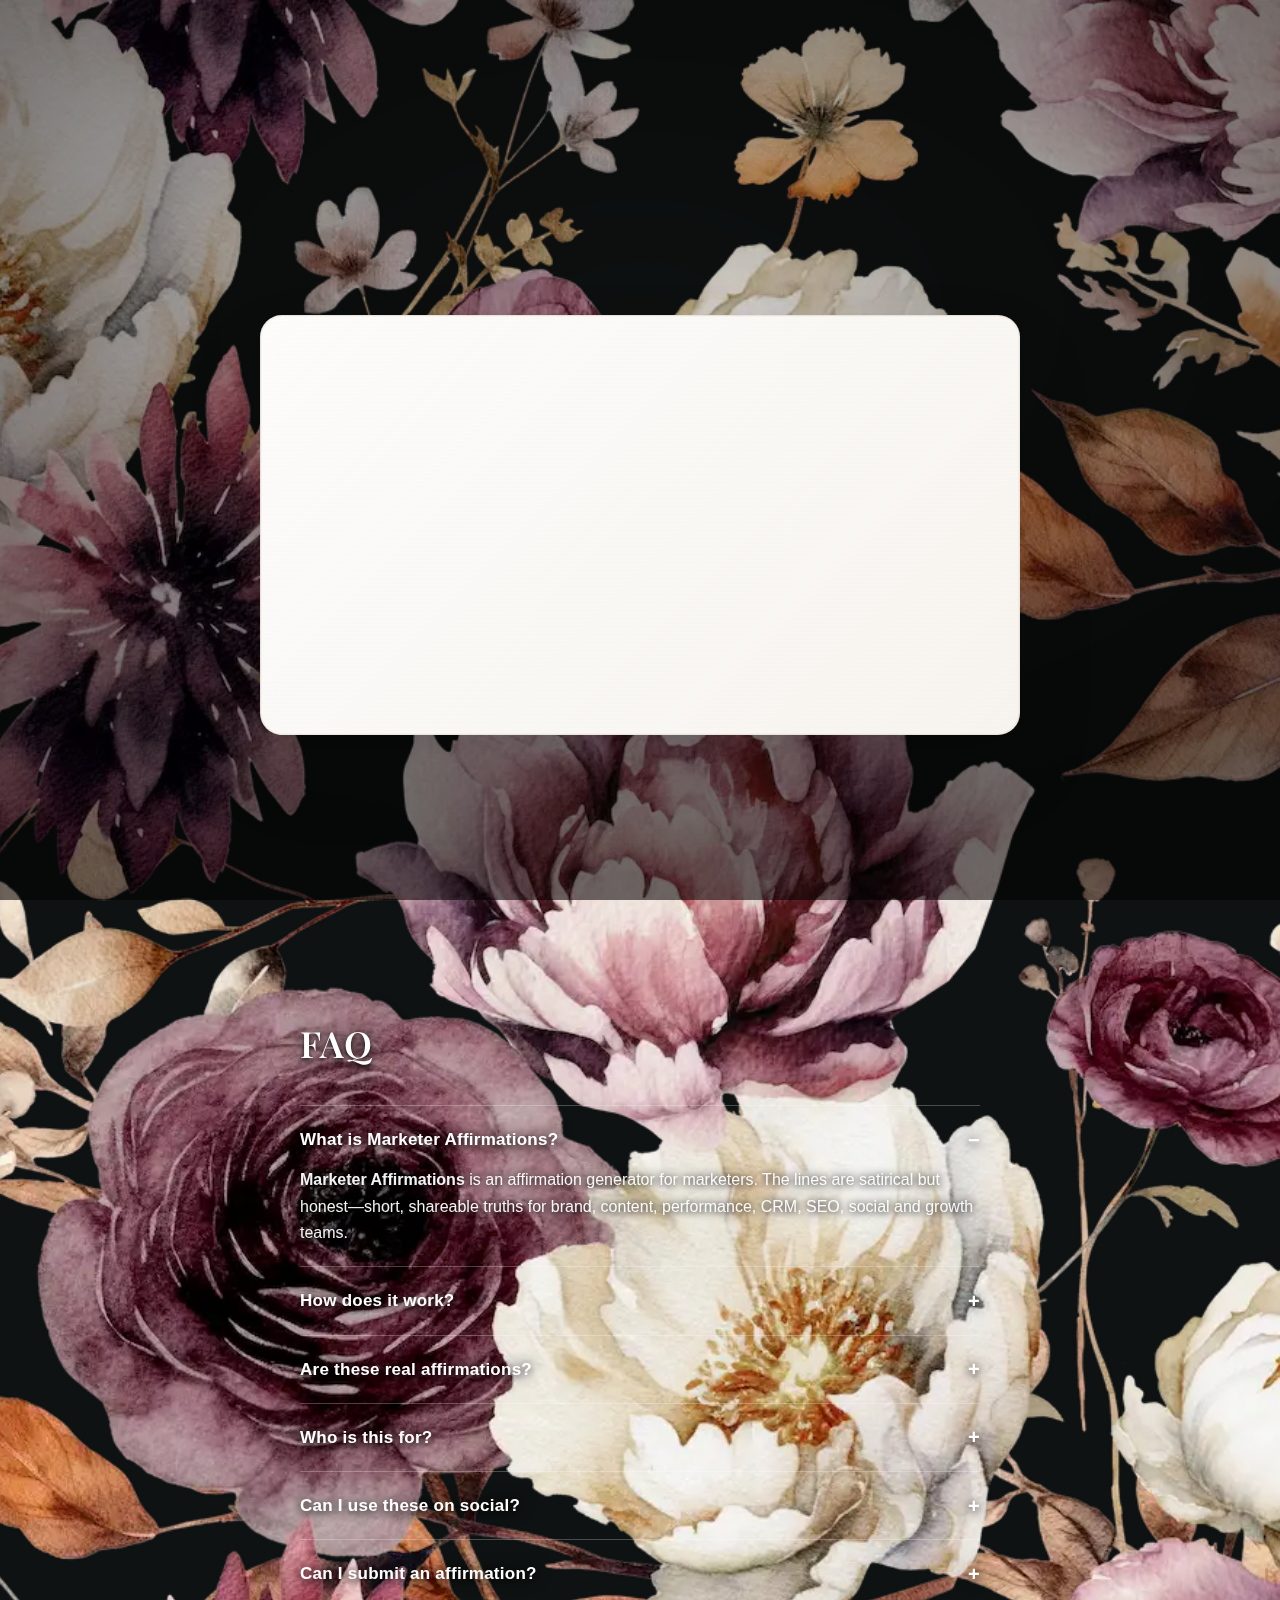
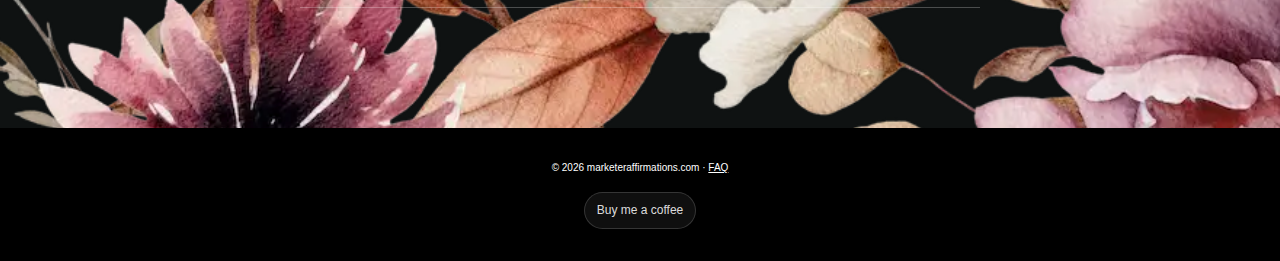
<file: index.html>
<!doctype html>
<html lang="en">
<head>
  <meta charset="utf-8">
  <title>Marketer Affirmations – Visual Test</title>
  <meta name="viewport" content="width=device-width, initial-scale=1">
  <meta name="description" content="Satirical affirmations for marketers. Elegant visuals, dry quotes.">
  <meta property="og:type" content="website">
  <meta property="og:title" content="Marketer Affirmations">
  <meta property="og:description" content="Satirical affirmations for marketers. Elegant visuals, dry quotes.">
  <meta property="og:image" content="/public/graphics/bg-main.png">
  <meta name="twitter:card" content="summary_large_image">
  <meta name="twitter:title" content="Marketer Affirmations">
  <meta name="twitter:description" content="Satirical affirmations for marketers. Elegant visuals, dry quotes.">
  <meta name="twitter:image" content="/public/graphics/bg-main.png">

  <link rel="preconnect" href="https://fonts.googleapis.com">
  <link rel="preconnect" href="https://fonts.gstatic.com" crossorigin>
  <link href="https://fonts.googleapis.com/css2?family=Playfair+Display:ital,wght@0,500;0,600;0,700;1,500&family=Cormorant:wght@300;400;500;600&family=Inter:wght@400;500;600&display=swap" rel="stylesheet">

  <link rel="icon" href="/public/graphics/stamp-ma.png">
  <link rel="stylesheet" href="styles.css">
</head>
<body data-theme="A">
  <div class="container">
    <header class="header">
      <h1 class="title">Marketer <em>Affirmations</em></h1>
      <p class="sub">Unvarnished truths, elegantly phrased as affirmations.</p>
      <div class="controls">
        <label for="area" class="area-label">Marketing area:</label>
        <select id="area" aria-label="Select marketing area"></select>
        <button id="new">Inspire me</button>
      </div>
    </header>

    <section class="stage">
      <article class="card" aria-live="polite">
        <i class="stamp hidden" id="stamp" aria-hidden="true"></i>
        <div class="quote-wrap">
          <div class="kicker" id="kicker">A Strategically Aligned Statement</div>
          <div id="quote" class="quote">Loading…</div>
        </div>
        <div class="actions">
          <button id="share" aria-label="Share image">Share</button>
          <button id="copy" aria-label="Copy caption">Copy</button>
        </div>
      </article>
    </section>

    <section id="faq" class="faq">
      <h2>FAQ</h2>

      <details open>
        <summary>What is Marketer Affirmations?</summary>
        <div>
          <p><strong>Marketer Affirmations</strong> is an affirmation generator for marketers. The lines are satirical but honest—short, shareable truths for brand, content, performance, CRM, SEO, social and growth teams.</p>
        </div>
      </details>

      <details>
        <summary>How does it work?</summary>
        <div>
          <ul>
            <li>Select a marketing area or stay on <em>General</em>.</li>
            <li>Click <em>Inspire me</em> for a new affirmation.</li>
            <li>Share, copy, or download a 1080×1080 image.</li>
          </ul>
        </div>
      </details>

      <details>
        <summary>Are these real affirmations?</summary>
        <div><p>They're real in spirit: unvarnished truths phrased like affirmations—elegant, dry, and uncomfortably accurate.</p></div>
      </details>

      <details>
        <summary>Who is this for?</summary>
        <div><p>In‑house marketers and agency folk across brand, content, performance, CRM, SEO, social, product, and growth.</p></div>
      </details>

      <details>
        <summary>Can I use these on social?</summary>
        <div><p>Yes. Please keep the site credit visible.</p></div>
      </details>

      <details>
        <summary>Can I submit an affirmation?</summary>
        <div><p>Yes—send one with its area tag. The good ones make it in.</p></div>
      </details>
    </section>
  </div>

  <footer class="site-foot" role="contentinfo">
    <div class="foot-inner">
      <small class="foot-copy">© <span id="foot-year"></span> marketeraffirmations.com · <a href="#faq" class="foot-link--text">FAQ</a></small>
      <nav class="foot-nav" aria-label="Utility">
        <a class="foot-link" href="https://www.buymeacoffee.com/marketeraffirmations" target="_blank" rel="noopener">Buy me a coffee</a>
      </nav>
    </div>
  </footer>

  <!-- Hidden export canvas -->
  <canvas id="exportCanvas" width="1080" height="1080" class="hidden"></canvas>

  <script type="application/ld+json">
  {
    "@context":"https://schema.org",
    "@type":"FAQPage",
    "mainEntity":[
      {"@type":"Question","name":"What is Marketer Affirmations?","acceptedAnswer":{"@type":"Answer","text":"Marketer Affirmations is an affirmation generator for marketers. The lines are satirical but honest—short, shareable truths for brand, content, performance, CRM, SEO, social and growth teams."}},
      {"@type":"Question","name":"How does it work?","acceptedAnswer":{"@type":"Answer","text":"Select a marketing area, click Inspire me, then share, copy, or download a 1080×1080 image. No account required."}},
      {"@type":"Question","name":"Are these real affirmations?","acceptedAnswer":{"@type":"Answer","text":"They are real in spirit: unvarnished truths phrased like affirmations—elegant, dry, and accurate."}},
      {"@type":"Question","name":"Who is this for?","acceptedAnswer":{"@type":"Answer","text":"In‑house marketers and agency folk across brand, content, performance, CRM, SEO, social, product, and growth."}},
      {"@type":"Question","name":"Can I use these on social?","acceptedAnswer":{"@type":"Answer","text":"Yes. Please keep the site credit visible."}},
      {"@type":"Question","name":"Can I submit an affirmation?","acceptedAnswer":{"@type":"Answer","text":"Yes—send one with its area tag."}}
    ]
  }
  </script>

  <script src="app.js"></script>
  <script>(() => { const y=document.getElementById('foot-year'); if(y) y.textContent=new Date().getFullYear(); })();</script>
</body>
</html>
</file>
<file: styles.css>
/* ====== Awwwards-Level Design System ====== */

/* Base Reset */
*, *::before, *::after {
  box-sizing: border-box;
  margin: 0;
  padding: 0;
}

html {
  -webkit-font-smoothing: antialiased;
  -moz-osx-font-smoothing: grayscale;
  text-rendering: optimizeLegibility;
  overflow-x: hidden;
}

/* Hero background */
body {
  min-height: 100vh;
  font-family: -apple-system, BlinkMacSystemFont, "Segoe UI", Roboto, "Helvetica Neue", Arial, sans-serif;
  background-color: #0f1212;
  background-image: url("/public/graphics/bg-1280.webp");
  background-size: cover;
  background-position: center;
  background-repeat: no-repeat;
  color: #1a1a1a;
  line-height: 1.6;
}

/* small screens - use 1280px for retina mobile displays */
@media (max-width: 899px) {
  body {
    background-image: url("/public/graphics/bg-1280.webp");
  }
}

/* large screens */
@media (min-width: 1400px) {
  body {
    background-image: url("/public/graphics/bg-1920.webp");
  }
}

/* ====== Design Tokens ====== */
:root {
  /* Theme A: Deep Forest Ornate */
  --forest-primary: #1a3a2e;
  --forest-secondary: #2d5a4a;
  --forest-accent: #d4af37;
  --forest-light: #f8f6f3;
  --forest-text: #1a1a1a;
  
  /* Theme B: Editorial Blush */
  --blush-primary: #d4a5a5;
  --blush-secondary: #9d7b7b;
  --blush-accent: #b8936f;
  --blush-light: #faf8f6;
  --blush-dark: #4a3f3f;
  
  /* Theme C: Cool Slate Glass */
  --slate-primary: #2c3e50;
  --slate-secondary: #4a5f7a;
  --slate-accent: #7f9eb5;
  --slate-glass: rgba(255, 255, 255, 0.1);
  --slate-text: #1a1a1a;
  
  /* Affirm Button - Glass */
  --affirm-glass-bg: rgba(201, 139, 95, 0.04);
  --affirm-glass-border: rgba(255, 255, 255, 0.25);
  --affirm-glass-highlight: rgba(255, 255, 255, 0.08);
  --affirm-glass-gold-inner: rgba(212, 175, 55, 0.35);
  --affirm-text: rgba(255, 255, 255, 0.95);
  --affirm-shadow: 0 3px 8px rgba(0, 0, 0, 0.15);
  --affirm-focus-gold: rgba(181, 145, 74, 0.6);
  --affirm-focus-inner: rgba(255, 255, 255, 0.5);
  
  /* Typography Scale */
  --font-display: "Playfair Display", "Cormorant Garamond", Georgia, serif;
  --font-body: -apple-system, BlinkMacSystemFont, "Segoe UI", Roboto, sans-serif;
  
  /* Spacing Scale */
  --space-xs: 8px;
  --space-sm: 16px;
  --space-md: 24px;
  --space-lg: 48px;
  --space-xl: 72px;
  --space-2xl: 120px;
  
  /* Effects */
  --shadow-sm: 0 2px 8px rgba(0, 0, 0, 0.04), 0 1px 2px rgba(0, 0, 0, 0.06);
  --shadow-md: 0 8px 24px rgba(0, 0, 0, 0.08), 0 2px 6px rgba(0, 0, 0, 0.04);
  --shadow-lg: 0 20px 60px rgba(0, 0, 0, 0.12), 0 4px 12px rgba(0, 0, 0, 0.08);
  --shadow-xl: 0 40px 100px rgba(0, 0, 0, 0.16), 0 8px 20px rgba(0, 0, 0, 0.1);
}

/* ====== Layout Structure ====== */
.container {
  max-width: 1400px;
  margin: 0 auto;
  padding: 72px var(--space-md) var(--space-md);
  min-height: 100vh;
  display: flex;
  flex-direction: column;
  position: relative;
  z-index: 1;
}

/* ====== Header & Hero ====== */
.header {
  text-align: center;
  margin-bottom: 0;
  opacity: 0;
  animation: fadeInHeader 0.8s ease forwards;
}

@keyframes fadeInHeader {
  from { opacity: 0; transform: translateY(-10px); }
  to { opacity: 1; transform: translateY(0); }
}

.title {
  font-family: var(--font-display);
  font-size: clamp(48px, 6.58vw, 90px);
  font-weight: 600;
  letter-spacing: -0.025em;
  line-height: 0.95;
  margin-bottom: 20px;
  color: rgba(255, 255, 255, 0.98);
}

.title em {
  font-style: italic;
  font-weight: 500;
}

.sub {
  font-size: 18px;
  font-weight: 400;
  font-family: var(--font-display);
  font-style: italic;
  color: rgba(255, 255, 255, 0.85);
  letter-spacing: 0.03em;
  line-height: 1.5;
  margin-bottom: 8px;
}

/* ====== Controls ====== */
.controls {
  position: relative;
  display: inline-flex;
  gap: 10px;
  align-items: center;
  justify-content: center;
  margin-bottom: 32px;
  background: transparent !important;
  border: 0 !important;
  box-shadow: none !important;
  opacity: 0;
  animation: fadeInControls 0.6s ease 0.2s forwards;
  z-index: 10;
}

/* Subtle vertical scrim behind controls */
.controls::before {
  content: "";
  position: absolute;
  left: 50%;
  transform: translateX(-50%);
  z-index: 0;
  width: min(56vw, 760px);
  height: 120px;
  border-radius: 80px;
  pointer-events: none;
  background: linear-gradient(
    180deg,
    rgba(0,0,0,.12),
    rgba(0,0,0,.08) 60%,
    rgba(0,0,0,0)
  );
  filter: blur(12px);
}

/* Keep controls above scrim */
.controls > * {
  position: relative;
  z-index: 1;
}

@keyframes fadeInControls {
  from { opacity: 0; transform: translateY(-6px); }
  to { opacity: 1; transform: translateY(0); }
}

.area-label {
  font-size: 14px;
  font-weight: 500;
  color: rgba(255, 255, 255, 0.7);
  letter-spacing: 0.01em;
}








/* ====== Stage & Card ====== */
.stage {
  flex: 1;
  display: flex;
  flex-direction: column;
  align-items: center;
  justify-content: flex-start;
  position: relative;
  margin-top: 52px;
  min-height: 0;
}

.stage .card {
  position: relative;
  z-index: 1;
}

.card {
  position: relative;
  width: clamp(300px, 90vw, 760px);
  max-width: 760px;
  min-height: 420px;
  background: linear-gradient(180deg, #ffffff 0%, #fbf9f6 100%);
  border: 1px solid rgba(0, 0, 0, 0.05);
  border-radius: 22px;
  padding: 40px 48px;
  box-shadow: 0 40px 80px rgba(0, 0, 0, 0.12), 0 10px 25px rgba(0, 0, 0, 0.08);
  display: flex;
  flex-direction: column;
  justify-content: center;
  gap: 0;
  transition: all 0.4s cubic-bezier(0.4, 0, 0.2, 1);
}

.card:hover {
  box-shadow: 0 24px 72px rgba(12, 12, 14, 0.18), 0 4px 12px rgba(12, 12, 14, 0.08);
}

@media (max-width: 640px) {
  .card {
    width: calc(100vw - 32px);
    padding: 28px 24px 32px;
  }
}


.quote-wrap {
  display: flex;
  flex-direction: column;
  align-items: center;
  gap: var(--space-md);
  position: relative;
  z-index: 2;
}

.kicker {
  text-align: center;
  font-size: 12px;
  font-family: var(--font-body);
  letter-spacing: 0.16em;
  text-transform: uppercase;
  color: rgba(0, 0, 0, 0.48);
  margin: 8px 0 14px;
  opacity: 0;
  animation: fadeInChip 0.6s ease 0.3s forwards;
}

@media (max-width: 640px) {
  .dry-caption {
    font-size: 12px;
    margin: 0 0 8px;
  }

  .kicker {
    font-size: 11px;
    margin: 6px 0 10px;
  }
}

@keyframes fadeInChip {
  from { opacity: 0; transform: translateY(-4px); }
  to { opacity: 1; transform: translateY(0); }
}

.quote {
  font-family: var(--font-display);
  font-size: clamp(32px, 4vw, 48px);
  font-weight: 500;
  line-height: 1.22;
  letter-spacing: 0.15px;
  color: #141516;
  text-align: center;
  padding: 0;
  margin-bottom: 56px;
  transition: opacity 0.3s cubic-bezier(0.4, 0, 0.2, 1), transform 0.3s cubic-bezier(0.4, 0, 0.2, 1);
  opacity: 0;
  animation: fadeInQuote 0.8s ease 0.1s forwards;
}

@keyframes fadeInQuote {
  from { opacity: 0; transform: translateY(8px); }
  to { opacity: 1; transform: translateY(0); }
}

/* ====== Actions ====== */
.actions {
  display: flex;
  gap: 14px;
  justify-content: center;
  flex-wrap: wrap;
  padding-top: 40px;
  border-top: 1px solid rgba(185, 139, 46, 0.18);
  margin-top: 0;
  opacity: 0;
  animation: fadeInActions 0.6s ease 0.5s forwards;
  position: relative;
  z-index: 2;
}

@keyframes fadeInActions {
  from { opacity: 0; transform: translateY(4px); }
  to { opacity: 1; transform: translateY(0); }
}

.footer-brand {
  text-align: center;
  margin-top: var(--space-lg);
  font-size: 13px;
  color: rgba(255, 255, 255, 0.4);
  font-weight: 400;
}

/* ====== THEME A: Deep Forest Ornate ====== */
body[data-theme="A"] {
  position: relative;
}

body[data-theme="A"]::after {
  content: "";
  position: fixed;
  top: 0;
  left: 0;
  right: 0;
  bottom: 0;
  background: radial-gradient(
    ellipse 70% 60% at 50% 35%,
    rgba(20, 13, 14, 0.12) 0%,
    rgba(20, 13, 14, 0.35) 45%,
    rgba(20, 13, 14, 0.6) 100%
  );
  pointer-events: none;
  z-index: 0;
  mix-blend-mode: multiply;
}

body[data-theme="A"] .card {
  background: 
    linear-gradient(135deg, #fdfcfb 0%, #f7f4ef 100%);
  border: 1px solid rgba(0, 0, 0, 0.08);
  box-shadow: 
    0 40px 80px rgba(0, 0, 0, 0.12),
    0 10px 25px rgba(0, 0, 0, 0.08),
    inset 0 0 0 1px rgba(212, 175, 55, 0.08);
  position: relative;
  overflow: visible;
  animation: cardEnter 0.6s cubic-bezier(0.4, 0, 0.2, 1);
}


@keyframes cardEnter {
  from { 
    opacity: 0;
    transform: translateY(20px) scale(0.98);
  }
  to { 
    opacity: 1;
    transform: translateY(0) scale(1);
  }
}

body[data-theme="A"] .card::before {
  content: "";
  position: absolute;
  inset: 0;
  background: 
    repeating-linear-gradient(
      0deg,
      transparent,
      transparent 2px,
      rgba(0, 0, 0, 0.01) 2px,
      rgba(0, 0, 0, 0.01) 4px
    );
  opacity: 0.3;
  z-index: 0;
  pointer-events: none;
}


body[data-theme="A"] .brand-chip {
  color: rgba(0, 0, 0, 0.3);
}

body[data-theme="A"] .quote {
  color: #1a3a2e;
  text-shadow: 0 1px 2px rgba(0, 0, 0, 0.04);
}

body[data-theme="A"] select:not(.liquid-select) {
  border-color: rgba(255, 255, 255, 0.2);
  background: rgba(255, 255, 255, 0.12);
  color: rgba(255, 255, 255, 0.9);
  backdrop-filter: blur(10px);
}

body[data-theme="A"] select:not(.liquid-select):hover {
  border-color: rgba(255, 255, 255, 0.3);
  background: rgba(255, 255, 255, 0.18);
}




/* ====== Utilities ====== */
.hidden {
  display: none !important;
}

/* ====== Reduced Motion ====== */
@media (prefers-reduced-motion: reduce) {
  
  *, *::before, *::after {
    animation-duration: 0.01ms !important;
    animation-iteration-count: 1 !important;
  }
  
  .header,
  .controls,
  .card,
  .brand-chip,
  .quote,
  .actions {
    animation: none !important;
    opacity: 1 !important;
  }
  
  button:hover,
  select:hover {
    transform: none !important;
  }
  
  .card:hover {
    box-shadow: 
      0 80px 160px rgba(0, 0, 0, 0.3),
      0 30px 60px rgba(0, 0, 0, 0.2),
      0 0 0 1px rgba(212, 175, 55, 0.08),
      inset 0 1px 0 rgba(255, 255, 255, 0.8) !important;
  }
}

/* ====== Responsive ====== */
@media (max-width: 768px) {
  :root {
    --space-xl: 48px;
    --space-2xl: 72px;
  }
  
  .container {
    padding: var(--space-lg) var(--space-sm);
  }
  
  .card {
    padding: var(--space-lg) var(--space-md) var(--space-md);
    min-height: 400px;
  }
  
  .quote {
    font-size: clamp(24px, 6vw, 36px);
  }
  
  .kicker {
    display: none;
  }
  
}

/* ====== FAQ Section ====== */
.faq {
  max-width: 720px;
  margin: 0 auto 96px;
  padding: 280px 20px 0;
  position: relative;
  width: 100%;
  overflow: hidden;
}


.faq h2 {
  font-family: var(--font-display);
  font-size: 36px;
  font-weight: 600;
  margin: 0 0 32px;
  color: #ffffff;
  text-shadow: 
    0 0 20px rgba(0, 0, 0, 0.9),
    0 0 40px rgba(0, 0, 0, 0.6),
    0 2px 4px rgba(0, 0, 0, 0.8);
  letter-spacing: 0.02em;
}

.faq details {
  border-top: 1px solid rgba(255, 255, 255, 0.25);
  padding: 20px 0;
  color: #ffffff;
}

.faq details:last-of-type {
  border-bottom: 1px solid rgba(255, 255, 255, 0.25);
}

.faq summary {
  cursor: pointer;
  font-weight: 700;
  font-size: 17px;
  list-style: none;
  text-shadow: 
    0 0 16px rgba(0, 0, 0, 0.9),
    0 2px 8px rgba(0, 0, 0, 0.7);
  display: flex;
  justify-content: space-between;
  align-items: center;
  max-width: 100%;
  overflow-wrap: break-word;
  word-wrap: break-word;
  gap: 16px;
  letter-spacing: 0.015em;
  user-select: none;
  -webkit-user-select: none;
  -moz-user-select: none;
}

.faq summary::after {
  content: '+';
  font-size: 20px;
  line-height: 1;
  flex-shrink: 0;
}

.faq details[open] summary::after {
  content: '−';
}

.faq summary::-webkit-details-marker {
  display: none;
}

.faq details > div {
  margin-top: 14px;
  color: rgba(255, 255, 255, 0.95);
  line-height: 1.65;
  font-size: 16px;
  font-weight: 500;
  text-shadow: 
    0 0 12px rgba(0, 0, 0, 0.85),
    0 1px 6px rgba(0, 0, 0, 0.6);
  max-width: 100%;
  overflow-wrap: break-word;
  word-wrap: break-word;
}

.faq a {
  color: inherit;
  text-decoration: underline;
}

/* ====== Footer ====== */
.site-foot {
  margin: 0;
  padding: 32px 0;
  background: #000000;
  color: rgba(255, 255, 255, 1);
  font-size: 12px;
  position: relative;
  z-index: 1;
}

.foot-inner {
  max-width: 1100px;
  margin: 0 auto;
  padding: 0 20px;
  display: flex;
  flex-direction: column;
  gap: 16px;
  align-items: center;
  justify-content: center;
}

.foot-link--text {
  color: inherit;
  text-decoration: underline;
}

.foot-nav {
  display: flex;
  gap: 16px;
  align-items: center;
}

.foot-link {
  color: rgba(255, 255, 255, 0.86);
  text-decoration: none;
  border: 1px solid rgba(255, 255, 255, 0.16);
  border-radius: 999px;
  padding: 8px 12px;
  background: rgba(255, 255, 255, 0.06);
  box-shadow: 0 2px 10px rgba(0, 0, 0, 0.18);
}

.foot-link:hover {
  background: rgba(255, 255, 255, 0.10);
  transform: translateY(-1px);
}

.foot-link:focus-visible {
  outline: 3px solid rgba(91, 147, 255, 0.35);
  outline-offset: 2px;
}

/* ====== Accessibility - Focus Rings ====== */
a:focus-visible,
summary:focus-visible {
  outline: 3px solid rgba(91, 147, 255, 0.35);
  outline-offset: 2px;
}
  
}

@media (max-width: 480px) {
  .controls {
    width: 100%;
    padding: 10px 12px;
    gap: 10px;
    flex-direction: column;
    align-items: stretch;
  }
  
  .area-label {
    text-align: center;
    font-size: 13px;
  }
  
  .liquid-select {
    width: 100%;
    text-align: center;
    font-size: 13px;
    padding: 12px 16px;
  }
  
  .liquid-button {
    width: 100%;
    font-size: 14px;
    padding: 13px 24px;
    justify-content: center;
  }
  
  .actions button {
    flex: 1 1 calc(50% - 5px);
  }
}

/* ====== White Outline Buttons ====== */

/* UI tokens */
:root {
  --ui-text: #FFFFFFEE;
  --ui-border: rgba(255,255,255,.80);
  --ui-border-hover: rgba(255,255,255,.95);
}

/* Shared white outline ghost style for both buttons */
.liquid-button,
.liquid-select {
  display: inline-flex;
  align-items: center;
  justify-content: center;
  gap: .5rem;
  height: 44px;
  padding: 0 18px;
  border-radius: 999px;
  color: var(--ui-text);
  background: transparent;
  border: 1px solid var(--ui-border);
  backdrop-filter: blur(0);
  -webkit-backdrop-filter: blur(0);
  font: 600 0.95rem system-ui, -apple-system, "Segoe UI", Roboto, Inter, "Helvetica Neue", Arial, sans-serif;
  letter-spacing: .2px;
  cursor: pointer;
  transition: transform .14s cubic-bezier(.2,.8,.2,1), border-color .14s, background-color .14s, filter .14s;
  box-sizing: border-box;
}

.liquid-button:hover,
.liquid-select:hover {
  border-color: var(--ui-border-hover);
  background: rgba(255,255,255,.08);
  transform: translateY(-1px);
}

.liquid-button:active,
.liquid-select:active {
  transform: translateY(0) scale(.985);
}

.liquid-button:focus-visible,
.liquid-select:focus-visible {
  outline: none;
  box-shadow:
    0 0 0 1px rgba(255,255,255,.65),
    0 0 0 4px rgba(203,168,98,.45);
}

/* Light buttons (card surfaces) - soft gold glass for Share/Copy */
.liquid-button--light {
  position: relative;
  display: flex;
  flex-direction: row;
  justify-content: center;
  align-items: center;
  padding: 0 16px;
  height: 38px;
  gap: 8px;
  
  background: rgba(255, 255, 255, 0.22);
  border: 1px solid rgba(203, 168, 98, 0.40);
  border-radius: 999px;
  backdrop-filter: blur(10px) saturate(120%);
  -webkit-backdrop-filter: blur(10px) saturate(120%);
  
  color: #17382F;
  font-size: 13px;
  font-weight: 600;
  
  box-shadow: none;
  transition: all 140ms cubic-bezier(0.2, 0.8, 0.2, 1);
}

.liquid-button--light::before,
.liquid-button--light::after {
  display: none;
}

.liquid-button--light:hover {
  background: rgba(255, 255, 255, 0.22);
  border-color: rgba(203, 168, 98, 0.60);
  filter: brightness(1.03);
  transform: translateY(-1px);
}

.liquid-button--light:active {
  transform: translateY(0) scale(0.985);
  transition: all 90ms cubic-bezier(0.3, 0.7, 0.4, 1);
}

.liquid-button--light:focus-visible {
  outline: none;
  box-shadow: 
    inset 0 0 0 1px rgba(255, 255, 255, 1),
    0 0 0 3px rgba(203, 168, 98, 0.4);
}

/* Dropdown trigger specific styles */
.liquid-select .chev {
  width: 12px;
  height: 12px;
  background: currentColor;
  opacity: .9;
  -webkit-mask: url("data:image/svg+xml;utf8,<svg xmlns='http://www.w3.org/2000/svg' viewBox='0 0 12 12'><path fill='black' d='M2.2 4.2 6 8l3.8-3.8.9.9L6 9.7 1.3 5.1z'/></svg>") center/contain no-repeat;
  mask: url("data:image/svg+xml;utf8,<svg xmlns='http://www.w3.org/2000/svg' viewBox='0 0 12 12'><path fill='black' d='M2.2 4.2 6 8l3.8-3.8.9.9L6 9.7 1.3 5.1z'/></svg>") center/contain no-repeat;
  transform: translateY(1px);
  transition: transform .12s ease;
  pointer-events: none;
  flex-shrink: 0;
}

.liquid-select[aria-expanded="true"] .chev {
  transform: rotate(180deg) translateY(-1px);
}

/* Custom dropdown wrapper */
.custom-dropdown {
  position: relative;
}

/* Dropdown menu - matte/frosted glass */
.dropdown-menu {
  position: absolute;
  top: calc(100% + 8px);
  left: 0;
  z-index: 90;
  min-width: 220px;
  margin: 0;
  padding: .35rem;
  list-style: none;
  border-radius: 14px;
  background: rgba(16, 18, 20, 0.92);
  backdrop-filter: blur(10px) saturate(120%);
  -webkit-backdrop-filter: blur(10px) saturate(120%);
  border: 1px solid rgba(255, 255, 255, 0.14);
  box-shadow: 0 14px 36px rgba(0, 0, 0, 0.45);
  opacity: 0;
  transform: translateY(6px);
  pointer-events: none;
  transition: opacity .12s ease-out, transform .12s ease-out;
}

.dropdown-menu.open {
  opacity: 1;
  transform: translateY(0);
  pointer-events: auto;
}

.dropdown-menu li {
  padding: 10px 14px;
  border-radius: 10px;
  color: #FBF8F3;
  white-space: nowrap;
  cursor: pointer;
  transition: background-color 80ms ease;
}

.dropdown-menu li:hover {
  background: rgba(255, 255, 255, 0.06);
}

.dropdown-menu li[aria-selected="true"]::before {
  content: "•";
  color: #CBA862;
  font-weight: 700;
  margin-right: .45rem;
}

/* Reduced motion - disable transforms, keep color/border transitions */
@media (prefers-reduced-motion: reduce) {
  .liquid-button,
  .liquid-select {
    transition: border-color .14s, background-color .14s;
  }
}

/* Decorative flower on the card */
.card-sticker {
  position: absolute;
  right: 16px;
  bottom: 16px;
  height: 200px;
  width: auto;
  pointer-events: none;
  user-select: none;
  z-index: 1;
}
</file>
